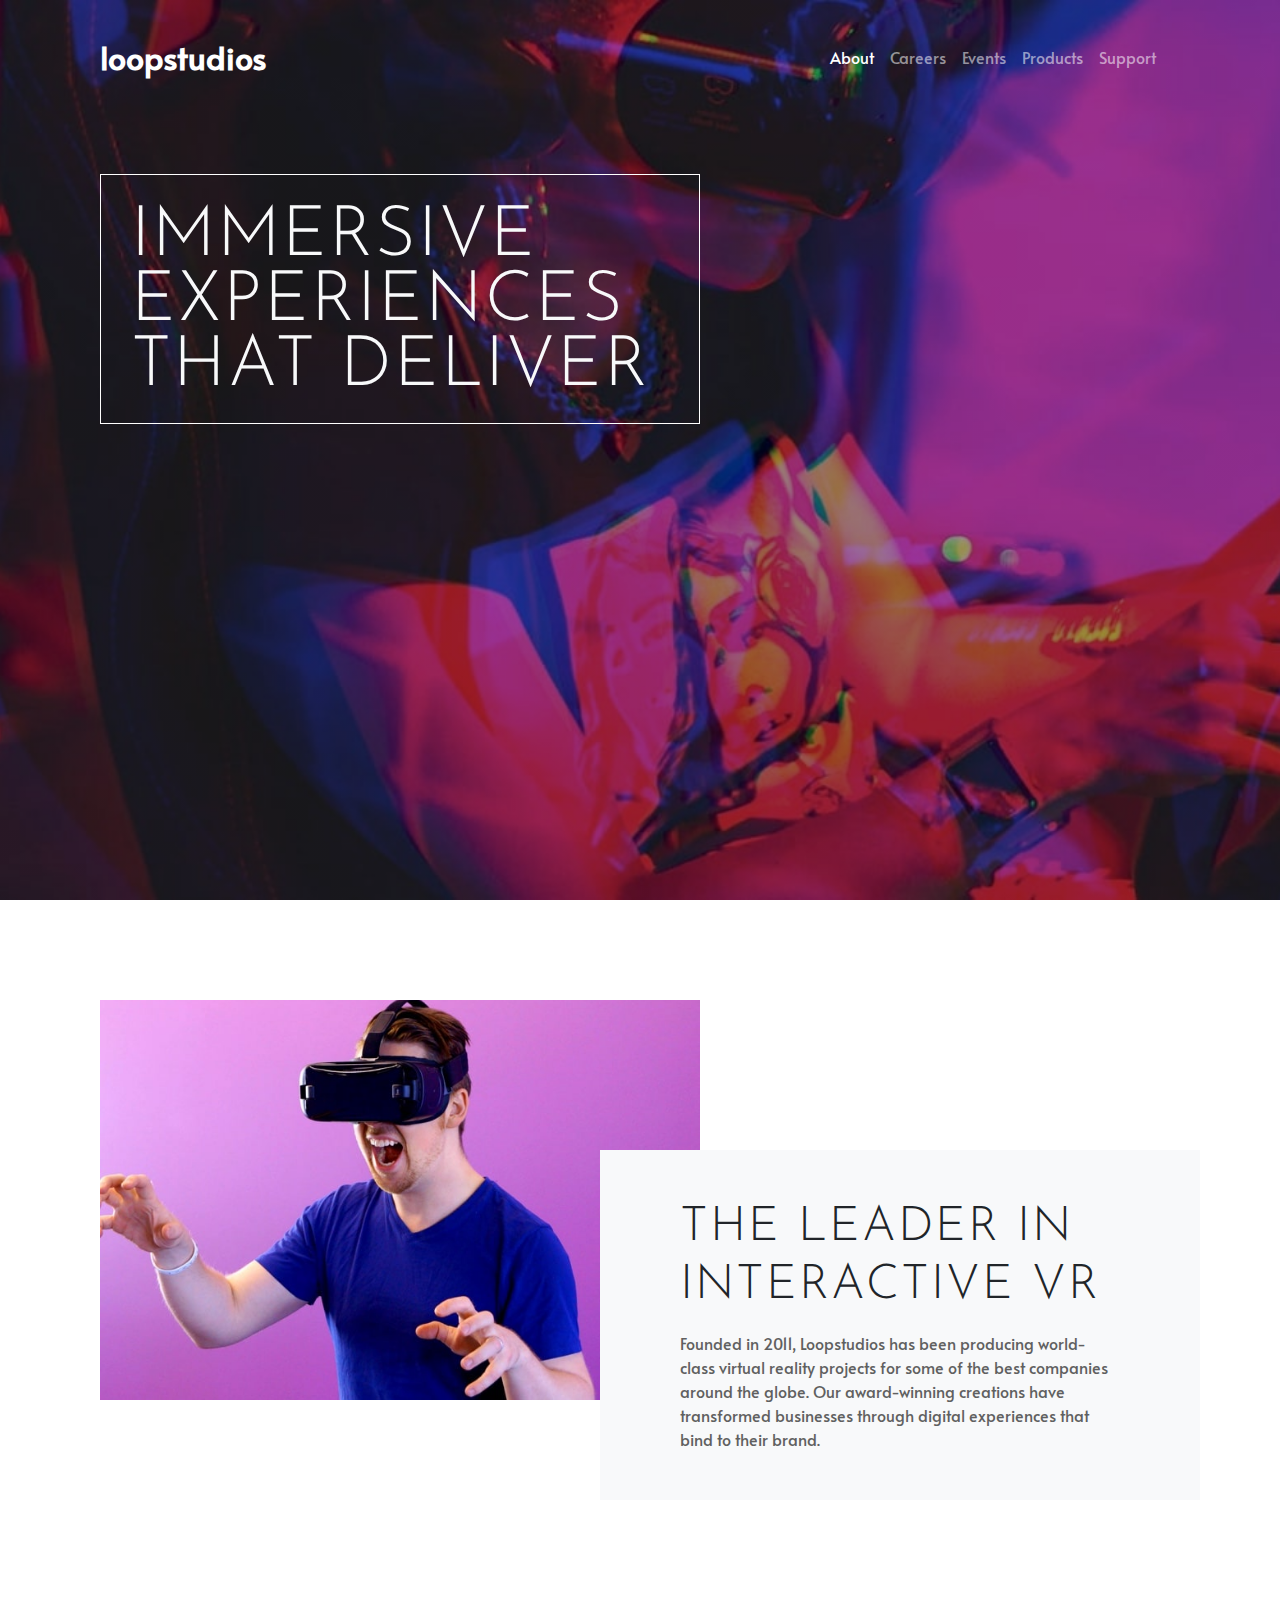
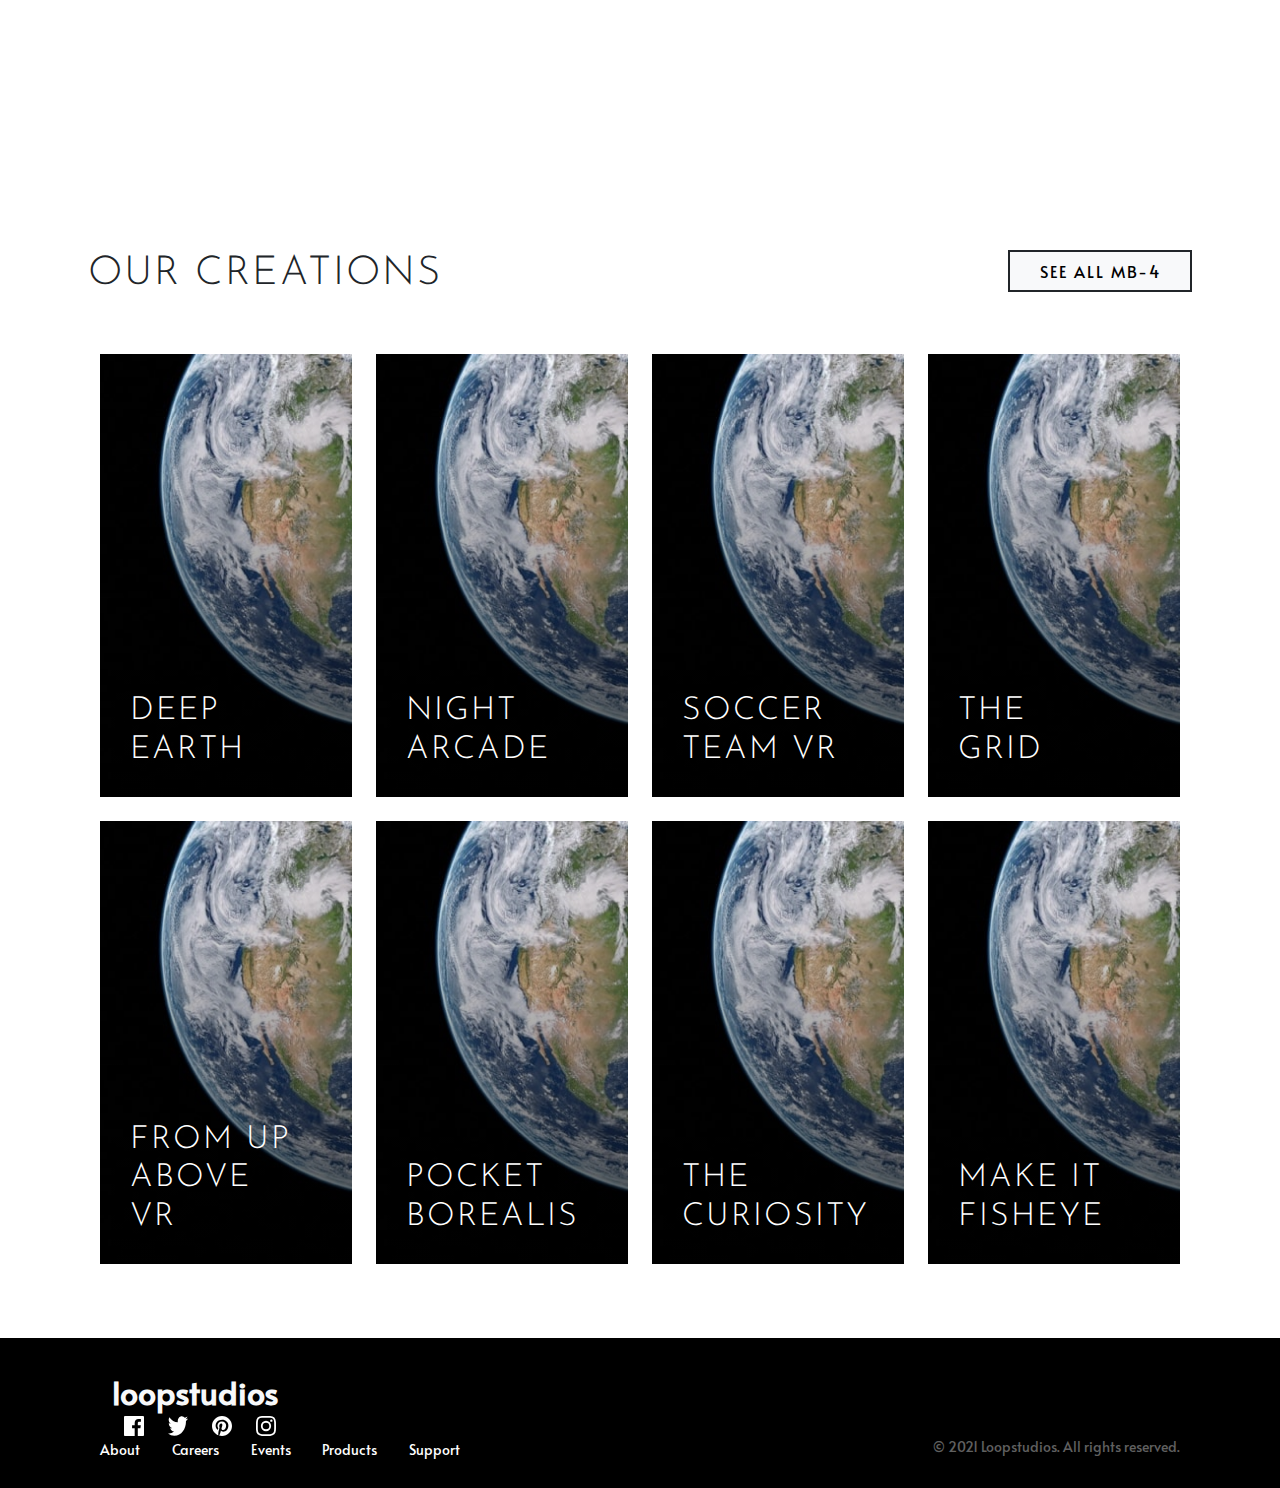
<file: loopstudios-landing-page-main/index.html>
<!DOCTYPE html>
<html lang="en">
<head>
  <meta charset="UTF-8">
  <meta name="viewport" content="width=device-width, initial-scale=1.0"> <!-- displays site properly based on user's device -->
  
  <link rel="stylesheet" href="css/bootstrap.min.css">
  <link rel="stylesheet" href="css/styles.css">
  <link rel="stylesheet" href="css/responsive.css">
  <link rel="icon" type="image/png" sizes="32x32" href="./images/favicon-32x32.png">
  
  <title>Frontend Mentor | Loopstudios landing page</title>

  <!-- Feel free to remove these styles or customise in your own stylesheet 👍 -->
  <!-- <style>
    .attribution { font-size: 11px; text-align: center; }
    .attribution a { color: hsl(228, 45%, 44%); }
  </style> -->
</head>
<body>
  <header class="container-fluid header-edit">
    <nav class="navbar navbar-expand-md navbar-dark">
      <div class="container-fluid p-0">
        <a class="navbar-brand fw-bold fs-2" href="#">loopstudios</a>
        <button class="navbar-toggler" type="button" data-bs-toggle="offcanvas" data-bs-target="#offcanvasDarkNavbar" aria-controls="offcanvasDarkNavbar">
          <span class="navbar-toggler-icon"></span>
        </button>
        <div class="offcanvas offcanvas-edit offcanvas-start w-100 text-bg-dark" tabindex="-1" id="offcanvasDarkNavbar" aria-labelledby="offcanvasDarkNavbarLabel">
          <div class="offcanvas-header">
            <h5 class="offcanvas-title fw-bold fs-2" id="offcanvasDarkNavbarLabel">loopstudios</h5>
            <button type="button" class="btn-close btn-close-white" data-bs-dismiss="offcanvas" aria-label="Close"></button>
          </div>
          <div class="offcanvas-body">
            <ul class="navbar-nav justify-content-end flex-grow-1 pe-3">
                <li class="nav-item">
                  <a class="nav-link active" aria-current="page" href="#">About</a>
                </li>
                <li class="nav-item">
                  <a class="nav-link" href="#">Careers</a>
                </li>
                <li class="nav-item">
                    <a class="nav-link" href="#">Events</a>
                  </li>
                  <li class="nav-item">
                    <a class="nav-link" href="#">Products</a>
                  </li>
                  <li class="nav-item">
                    <a class="nav-link" href="#">Support</a>
                  </li>
            </ul>
            
          </div>
        </div>
      </div>
    </nav>

   <div class="container-fluid container-text-box">
    <div class="row">
      <div class="col-lg-6 col-md-12 text-box">
        <p class="text-light">
          Immersive experiences that <span class="jump">deliver</span> 
        </p>
      </div>
    </div>
   </div>
  </header>

  <div class="presentation">
      <div class="box-img-presentation">
        <img src="images/desktop/image-interactive.jpg" alt="" class="img-presentation">
      </div>
      <div class="box-text-presentation bg-light">
        <h2 class="display-5 text-uppercase mb-3">
          The leader in interactive VR
        </h2>
        <p>
        Founded in 2011, Loopstudios has been producing world-class virtual reality 
        projects for some of the best companies around the globe. Our award-winning 
        creations have transformed businesses through digital experiences that bind 
        to their brand.
        </p>
      </div>
  </div>

  <div class="container-fluid container-fluid-edit">
    <div class="row mb-5 d-flex justify-content-between">
      <div class="col-lg-9 col-md-12 p-0">
        <h3 class="text-uppercase display-6 title-section">Our creations</h3>
      </div>
      <div class="col-lg-2 col-md-12 p-0 box-button-see">
        <button class="border border-2 border-dark bg-light w-100 h-75 text-uppercase fw-lighter button-see">See all mb-4</button>
      </div>
    </div>
    <div class="row">
      <div class="col-lg-3 col-md-6 col-sm-12 container-all mb-4">
        <div class="container-img">
            <img src="images//desktop/image-deep-earth.jpg" alt="" class="img-fluid w-100 h-100 h-100">
        </div>
        <p class="text-image text-uppercase h2">Deep earth</p>
      </div>
      <div class="col-lg-3 col-md-6 col-sm-12 container-all mb-4">
        <div class="container-img">
            <img src="images//desktop/image-deep-earth.jpg" alt="" class="img-fluid w-100 h-100">
        </div>            
        <p class="text-image text-uppercase h2"> Night arcade</p>
      </div>
      <div class="col-lg-3 col-md-6 col-sm-12 container-all mb-4">
        <div class="container-img">
            <img src="images//desktop/image-deep-earth.jpg" alt="" class="img-fluid w-100 h-100">
        </div>
        <p class="text-image text-uppercase h2">Soccer team VR</p>
      </div>
      <div class="col-lg-3 col-md-6 col-sm-12 container-all mb-4">
        <div class="container-img">
            <img src="images//desktop/image-deep-earth.jpg" alt="" class="img-fluid w-100 h-100">
        </div>
        <p class="text-image text-uppercase h2">The grid</p>
      </div>
      <div class="col-lg-3 col-md-6 col-sm-12 container-all mb-4">
        <div class="container-img">
            <img src="images//desktop/image-deep-earth.jpg" alt="" class="img-fluid w-100 h-100">
        </div>
        <p class="text-image text-uppercase h2">From up above VR</p>
      </div>
      <div class="col-lg-3 col-md-6 col-sm-12 container-all mb-4">
        <div class="container-img">
            <img src="images//desktop/image-deep-earth.jpg" alt="" class="img-fluid w-100 h-100">
        </div>
        <p class="text-image text-uppercase h2"> Pocket borealis</p>
      </div>
      <div class="col-lg-3 col-md-6 col-sm-12 container-all mb-4">
        <div class="container-img">
            <img src="images//desktop/image-deep-earth.jpg" alt="" class="img-fluid w-100 h-100">
        </div>
        <p class="text-image text-uppercase h2">The curiosity</p>
      </div>
      <div class="col-lg-3 col-md-6 col-sm-12 container-all mb-4">
        <div class="container-img">
            <img src="images//desktop/image-deep-earth.jpg" alt="" class="img-fluid w-100 h-100">
        </div>
        <p class="text-image text-uppercase h2"> Make it fisheye</p>
      </div>
    </div> 
  </div>


  <footer id="footer">
    <div class="container">
      <div class="ro">
        <div class="col-lg-10 p-0">
          <a href="#" class="navbar-brand text-light fw-bold fs-2">loopstudios</a>
        </div>
        <div class="col-lg-2 p-0 d-flex justify-content-around align-items-center">
          <img src="./images/icon-facebook.svg" alt="" width="20" height="20" >
          <img src="./images/icon-twitter.svg" alt="" width="20" height="20" >
          <img src="./images/icon-pinterest.svg" alt="" width="20" height="20" >
          <img src="./images/icon-instagram.svg" alt="" width="20" height="20" >
        </div>
      </div>
      <div class="row d-flex justify-content-between">
        <div class="col-lg-4 p-0">
          <ul class="d-flex justify-content-between p-0 m-0"> 
            <li class="nav-item-secondary">
              <a class="" href="#">
                About
              </a>
            </li>
            <li class="nav-item-secondary">
              <a class="" href="#">
                Careers
              </a>
            </li>
            <li class="nav-item-secondary">
              <a class="" href="#">
                Events
              </a>
            </li>
            <li class="nav-item-secondary">
              <a class="" href="#">
                Products
              </a>
            </li>
            <li class="nav-item-secondary">
              <a class="" href="#">
                Support
              </a>
            </li>
        </ul>
        </div>
        <div class="col-lg-4 p-0">
          <p class="text-end copyright"> © 2021 Loopstudios. All rights reserved.</p>
        </div>
      </div>
    </div>
    
  </footer>

  <script src="js/bootstrap.min.js"></script>
</body>
</html>
</file>
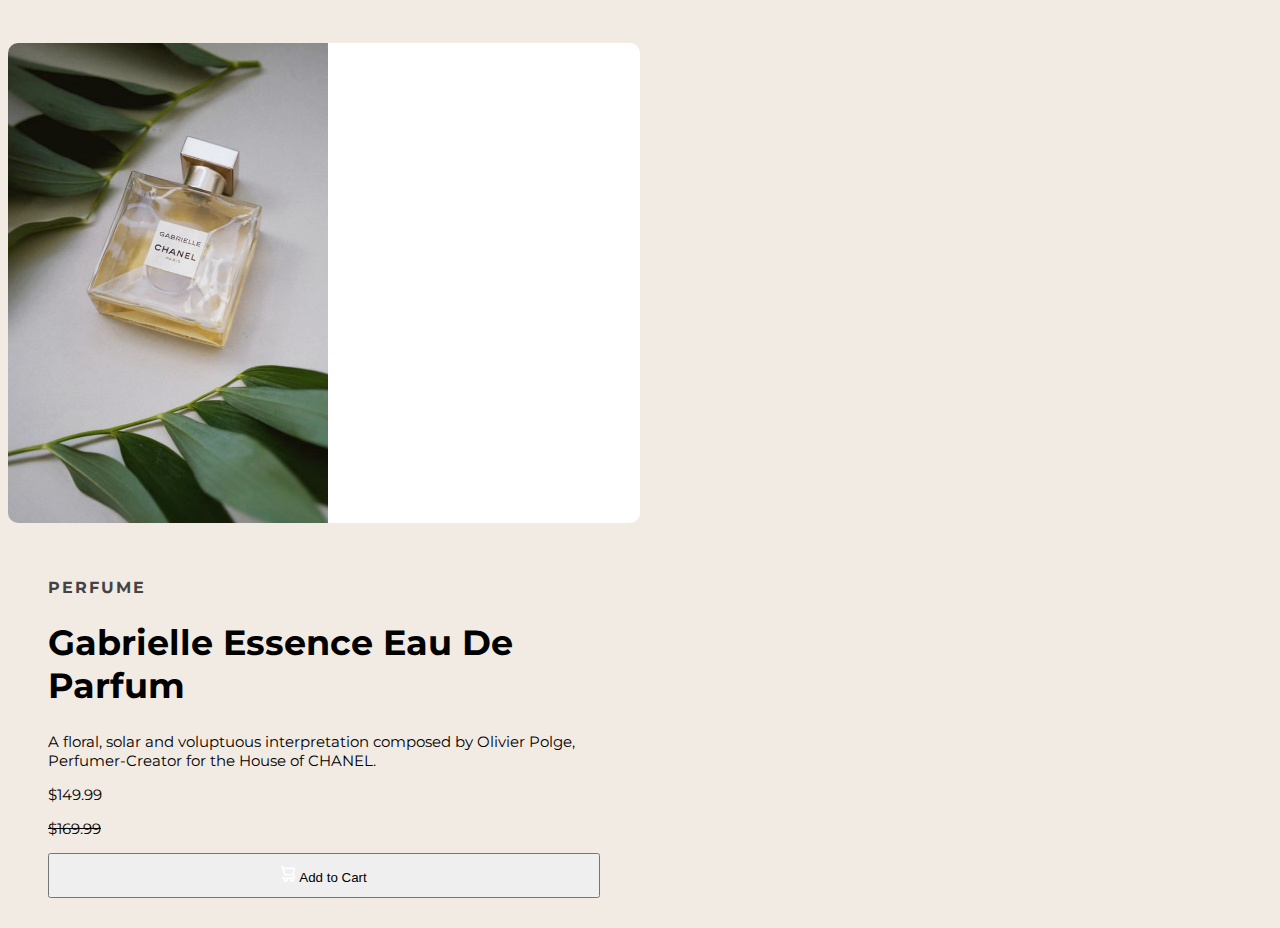
<file: product-preview-card-component-main/index.html>
<!DOCTYPE html>
<html lang="en">
<head>
  <meta charset="UTF-8">
  <meta name="viewport" content="width=device-width, initial-scale=1.0"> <!-- displays site properly based on user's device -->

  <link href="https://cdn.jsdelivr.net/npm/bootstrap@5.2.0/dist/css/bootstrap.min.css" rel="stylesheet" integrity="sha384-gH2yIJqKdNHPEq0n4Mqa/HGKIhSkIHeL5AyhkYV8i59U5AR6csBvApHHNl/vI1Bx" crossorigin="anonymous">
  <link rel="icon" type="image/png" sizes="32x32" href="./images/favicon-32x32.png">
  <link rel="stylesheet" href="styles.css">
  
  <title>Frontend Mentor | Product preview card component</title>

  <!-- Feel free to remove these styles or customise in your own stylesheet 👍 -->
  <!-- <style>
    .attribution { font-size: 11px; text-align: center; }
    .attribution a { color: hsl(228, 45%, 44%); }
  </style> -->
</head>
<body>

  <div class="container container-edit p-0">
    <div class="row">
      <div class="col-lg-6 col-sm-12">
        <img src="images/image-product-desktop.jpg" alt="" class="img-fluid image-edit">
      </div>
      <div class="col-lg-6 col-sm-12" id="info-card">
        <h4>Perfume</h4>
        <h1>Gabrielle Essence Eau De Parfum</h1>
        <p>
          A floral, solar and voluptuous interpretation composed by Olivier Polge, 
          Perfumer-Creator for the House of CHANEL.
        </p>
        <div class="d-flex justify-content-between align-items-center price">
          <p class="fs-2 fw-bold text-success">
             $149.99
          </p>
          <p>
            $169.99
          </p>
        </div>
        <button class="btn btn-success btn-edit">
          <img src="images/icon-cart.svg" alt="">
          Add to Cart
        </button>
      </div>
    </div>
  </div>

  <script src="https://cdn.jsdelivr.net/npm/bootstrap@5.2.0/dist/js/bootstrap.bundle.min.js" integrity="sha384-A3rJD856KowSb7dwlZdYEkO39Gagi7vIsF0jrRAoQmDKKtQBHUuLZ9AsSv4jD4Xa" crossorigin="anonymous"></script>
</body>
</html>
</file>
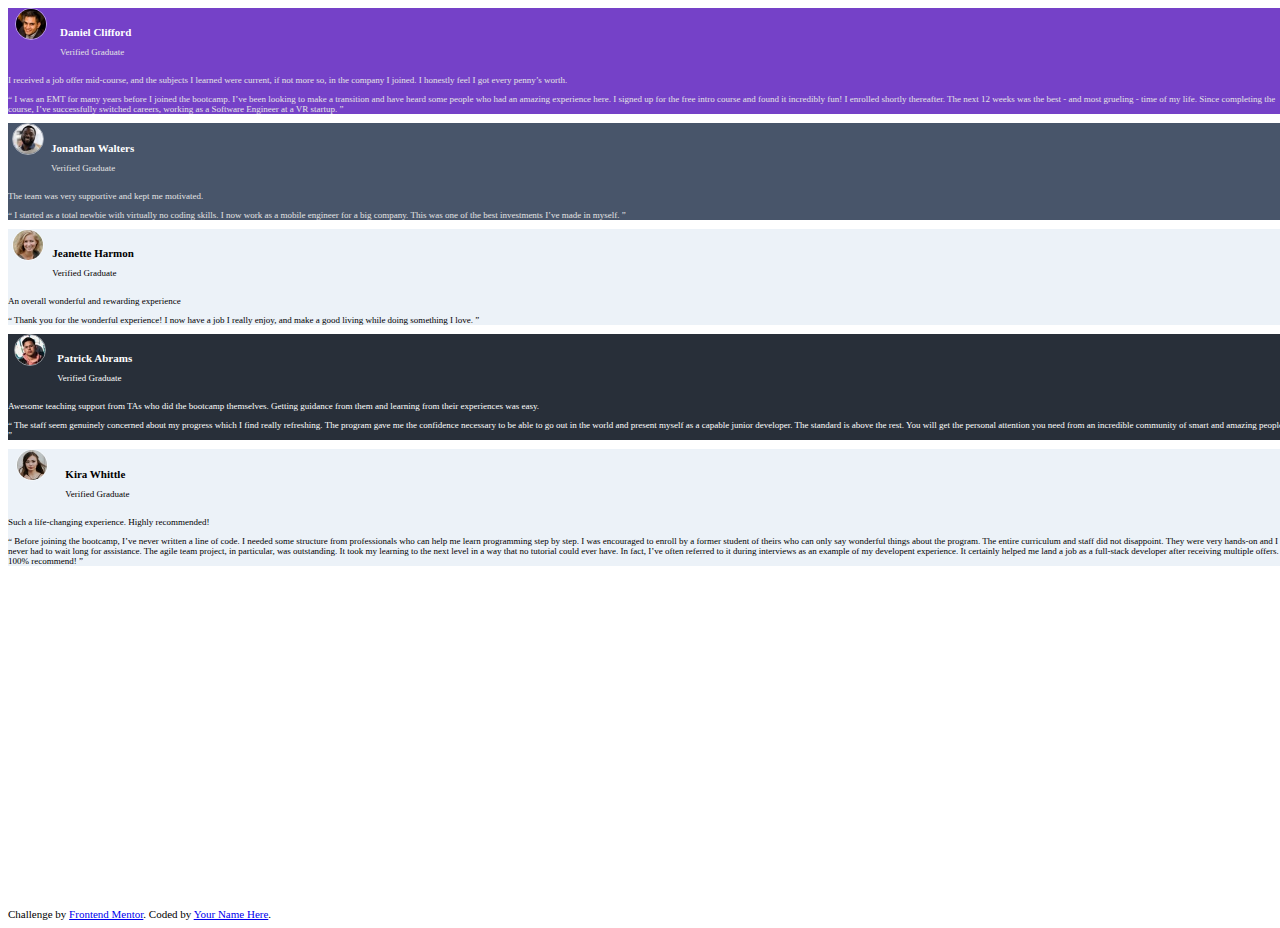
<file: testimonials-grid-section-main/index.html>
<!DOCTYPE html>
<html lang="en">
<head>
  <meta charset="UTF-8">
  <meta name="viewport" content="width=device-width, initial-scale=1.0"> <!-- displays site properly based on user's device -->

  <link href="https://cdn.jsdelivr.net/npm/bootstrap@5.2.0/dist/css/bootstrap.min.css" rel="stylesheet" integrity="sha384-gH2yIJqKdNHPEq0n4Mqa/HGKIhSkIHeL5AyhkYV8i59U5AR6csBvApHHNl/vI1Bx" crossorigin="anonymous">
  <link rel="icon" type="image/png" sizes="32x32" href="./images/favicon-32x32.png">
  <link rel="stylesheet" href="styles.css">

  <title>Frontend Mentor | [Challenge Name Here]</title>

</head>
<body>
   <!--Contenedor-->
  <div class="container-fluid bg-light p-5 d-flex justify-content-center align-items-center" id="container-box">
    <div class="row d-flex justify-content-center align-content-center" id="row-main">
      <!--Columna 1-->
      <div class="col-lg-7 col-sm-11" id="col-main">  
        <!--Fila 1-->
        <div class="row">
          <!--SubCol 1-->
          <div class="col-lg-8 p-4 rounded-3" id="card1">
            <div class="" id="social">
              <img src="images/image-daniel.jpg" alt="" id="img">
              <div class="" id="perfil">
                <h5> Daniel Clifford</h5>
                <p>Verified Graduate</p>
              </div>
            </div>
            <p class="fs-6 fw-bold">
              I received a job offer mid-course, and the subjects I learned were current, if not more so, 
              in the company I joined. I honestly feel I got every penny’s worth.
            </p>
            <p> 
               “ I was an EMT for many years before I joined the bootcamp. I’ve been looking to make a 
              transition and have heard some people who had an amazing experience here. I signed up 
              for the free intro course and found it incredibly fun! I enrolled shortly thereafter. 
              The next 12 weeks was the best - and most grueling - time of my life. Since completing 
              the course, I’ve successfully switched careers, working as a Software Engineer at a VR startup. ”
            </p>
          </div>
          <!--SubCol 2-->
          <div class="col-lg-4 p-4 rounded-3" id="card2">
            <div class="" id="social">
              <img src="images/image-jonathan.jpg" alt="" id="img">
              <div class="" id="perfil">
                <h5> Jonathan Walters</h5>
                <p>Verified Graduate</p>
              </div>
            </div>
            <p class="fs-6 fw-bold">
              The team was very supportive and kept me motivated.
            </p>
            <p>
               “ I started as a total newbie with virtually no coding skills. I now work as a mobile engineer 
              for a big company. This was one of the best investments I’ve made in myself. ”
            </p>
          </div>
        </div>

        <!--Fila 2-->
        <div class="row">
          <!--SubCol 1-->
          <div class="col-lg-4 p-4 rounded-3" id="card4">
            <div class="" id="social">
              <img src="images/image-jeanette.jpg" alt="" id="img">
              <div class="" id="perfil">
                <h5> Jeanette Harmon</h5>
                <p>Verified Graduate</p>
              </div>
            </div>
            <p class="fs-6 fw-bold">
              An overall wonderful and rewarding experience
            </p>
            <p>
              “ Thank you for the wonderful experience! I now have a job I really enjoy, and make a good living 
              while doing something I love. ”
            </p>
          </div>
          <!--SubCol 2-->
          <div class="col-lg-8 p-4 rounded-3" id="card5">
            <div class="" id="social">
              <img src="images/image-patrick.jpg" alt="" id="img">
              <div class="" id="perfil">
                <h5> Patrick Abrams</h5>
                <p>Verified Graduate</p>
              </div>
            </div>
            <p class="fs-6 fw-bold"> 
              Awesome teaching support from TAs who did the bootcamp themselves. Getting guidance from them and 
              learning from their experiences was easy.
            </p>
            <p> 
               “ The staff seem genuinely concerned about my progress which I find really refreshing. The program 
              gave me the confidence necessary to be able to go out in the world and present myself as a capable 
              junior developer. The standard is above the rest. You will get the personal attention you need from 
              an incredible community of smart and amazing people. ”
            </p>
          </div>
        </div>
      </div>
    
      <!--Columna 2-->
      <div class="col-lg-2 col-sm-11 p-4 rounded-3" id="card3">
        <div class="" id="social">
          <img src="images/image-kira.jpg" alt="" id="img">
          <div class="" id="perfil">
            <h5> Kira Whittle</h5>
            <p>Verified Graduate</p>
          </div>
        </div>
        <p class="fs-6 fw-bold"> 
          Such a life-changing experience. Highly recommended!
        </p>
        <p> 
           “ Before joining the bootcamp, I’ve never written a line of code. I needed some structure from 
              professionals who can help me learn programming step by step. I was encouraged to enroll by a former 
              student of theirs who can only say wonderful things about the program. The entire curriculum and staff 
              did not disappoint. They were very hands-on and I never had to wait long for assistance. The agile team 
              project, in particular, was outstanding. It took my learning to the next level in a way that no tutorial 
              could ever have. In fact, I’ve often referred to it during interviews as an example of my developent 
              experience. It certainly helped me land a job as a full-stack developer after receiving multiple offers. 
              100% recommend! ”
        </p>
      </div>
    </div>
  </div>







 
  

 



  
 


 

  
  

  

  

  
  


  

  
  

  

  
  
  <div class="attribution">
    Challenge by <a href="https://www.frontendmentor.io?ref=challenge" target="_blank">Frontend Mentor</a>. 
    Coded by <a href="#">Your Name Here</a>.
  </div>

  <script src="https://cdn.jsdelivr.net/npm/bootstrap@5.2.0/dist/js/bootstrap.bundle.min.js" integrity="sha384-A3rJD856KowSb7dwlZdYEkO39Gagi7vIsF0jrRAoQmDKKtQBHUuLZ9AsSv4jD4Xa" crossorigin="anonymous"></script>

</body>
</html>
</file>
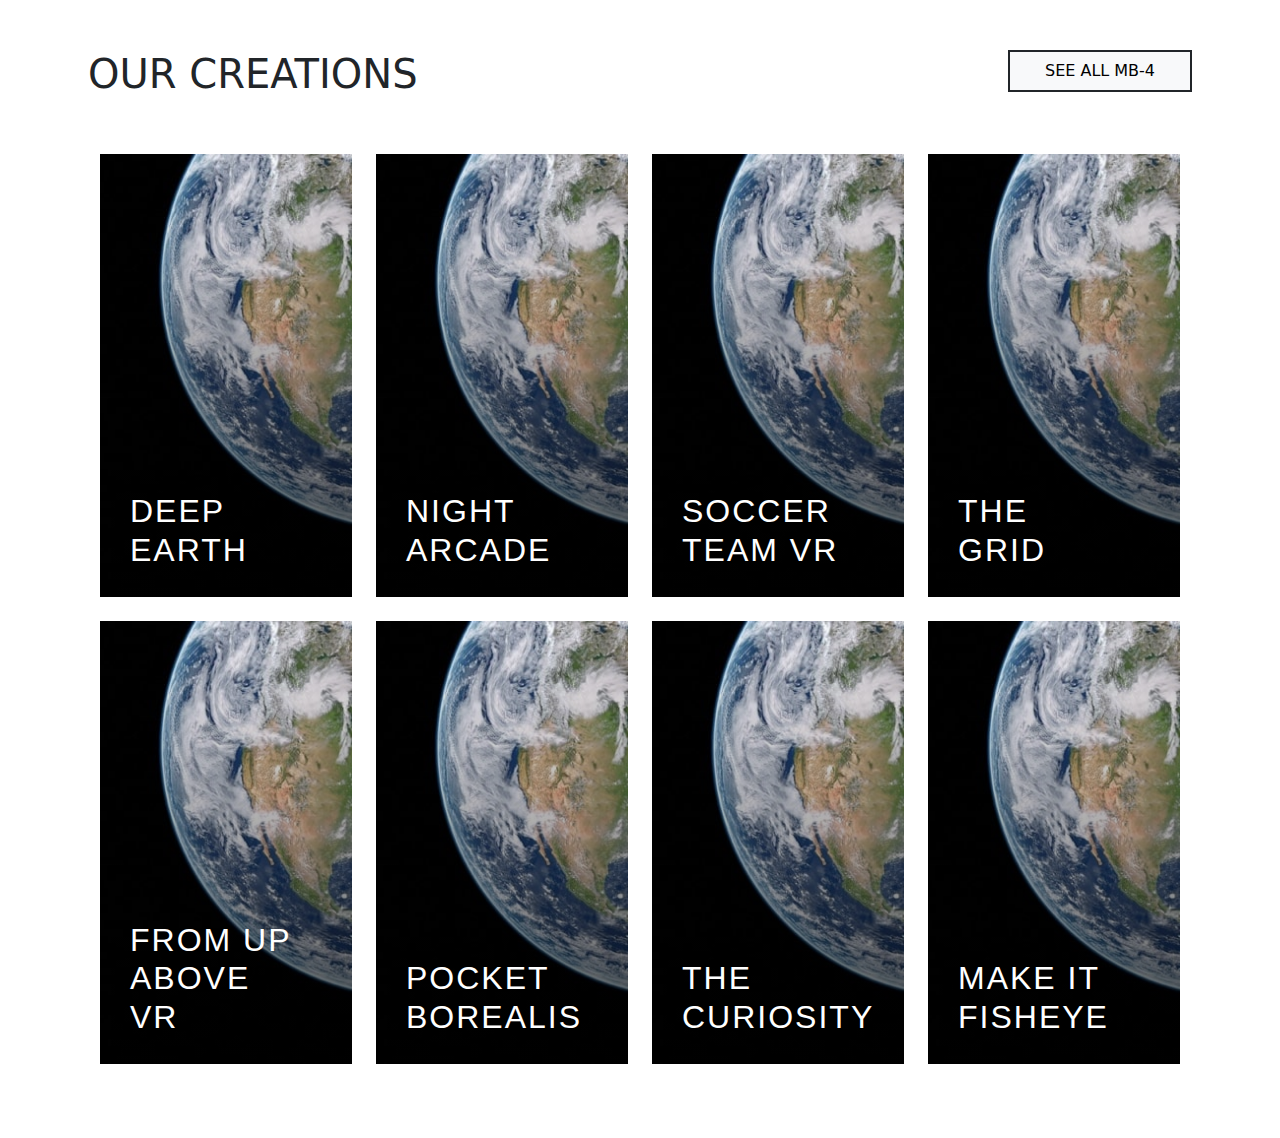
<file: loopstudios-landing-page-main/prueba.html>
<!DOCTYPE html>
<html lang="en">
<head>
    <meta charset="UTF-8">
    <meta http-equiv="X-UA-Compatible" content="IE=edge">
    <meta name="viewport" content="width=device-width, initial-scale=1.0">
    <title>Document</title>
    <link rel="stylesheet" href="css/bootstrap.min.css">
    <link rel="stylesheet" href="css/responsive.css">
    <link rel="stylesheet" href="prueba.css">
    <link rel="icon" type="image/png" sizes="32x32" href="./images/favicon-32x32.png">
</head>
<body>

    <div class="container-fluid container-fluid-edit">
        <div class="row mb-5 d-flex justify-content-between">
          <div class="col-lg-9 col-md-12 p-0">
            <h3 class="text-uppercase display-6 title-section">Our creations</h3>
          </div>
          <div class="col-lg-2 col-md-12 p-0 box-button-see">
            <button class="border border-2 border-dark bg-light w-100 h-75 text-uppercase fw-lighter button-see">See all mb-4</button>
          </div>
        </div>
        <div class="row">
          <div class="col-lg-3 col-md-6 col-sm-12 container-all mb-4">
            <div class="container-img">
                <img src="images//desktop/image-deep-earth.jpg" alt="" class="img-fluid w-100">
            </div>
            <p class="text-image text-uppercase h2">Deep earth</p>
          </div>
          <div class="col-lg-3 col-md-6 col-sm-12 container-all mb-4">
            <div class="container-img">
                <img src="images//desktop/image-deep-earth.jpg" alt="" class="img-fluid w-100">
            </div>            
            <p class="text-image text-uppercase h2"> Night arcade</p>
          </div>
          <div class="col-lg-3 col-md-6 col-sm-12 container-all mb-4">
            <div class="container-img">
                <img src="images//desktop/image-deep-earth.jpg" alt="" class="img-fluid w-100">
            </div>
            <p class="text-image text-uppercase h2">Soccer team VR</p>
          </div>
          <div class="col-lg-3 col-md-6 col-sm-12 container-all mb-4">
            <div class="container-img">
                <img src="images//desktop/image-deep-earth.jpg" alt="" class="img-fluid w-100">
            </div>
            <p class="text-image text-uppercase h2">The grid</p>
          </div>
          <div class="col-lg-3 col-md-6 col-sm-12 container-all mb-4">
            <div class="container-img">
                <img src="images//desktop/image-deep-earth.jpg" alt="" class="img-fluid w-100">
            </div>
            <p class="text-image text-uppercase h2">From up above VR</p>
          </div>
          <div class="col-lg-3 col-md-6 col-sm-12 container-all mb-4">
            <div class="container-img">
                <img src="images//desktop/image-deep-earth.jpg" alt="" class="img-fluid w-100">
            </div>
            <p class="text-image text-uppercase h2"> Pocket borealis</p>
          </div>
          <div class="col-lg-3 col-md-6 col-sm-12 container-all mb-4">
            <div class="container-img">
                <img src="images//desktop/image-deep-earth.jpg" alt="" class="img-fluid w-100">
            </div>
            <p class="text-image text-uppercase h2">The curiosity</p>
          </div>
          <div class="col-lg-3 col-md-6 col-sm-12 container-all mb-4">
            <div class="container-img">
                <img src="images//desktop/image-deep-earth.jpg" alt="" class="img-fluid w-100">
            </div>
            <p class="text-image text-uppercase h2"> Make it fisheye</p>
          </div>
        </div>
        
      </div>
    


    <script src="js/bootstrap.min.js"></script>
</body>
</html>
</file>
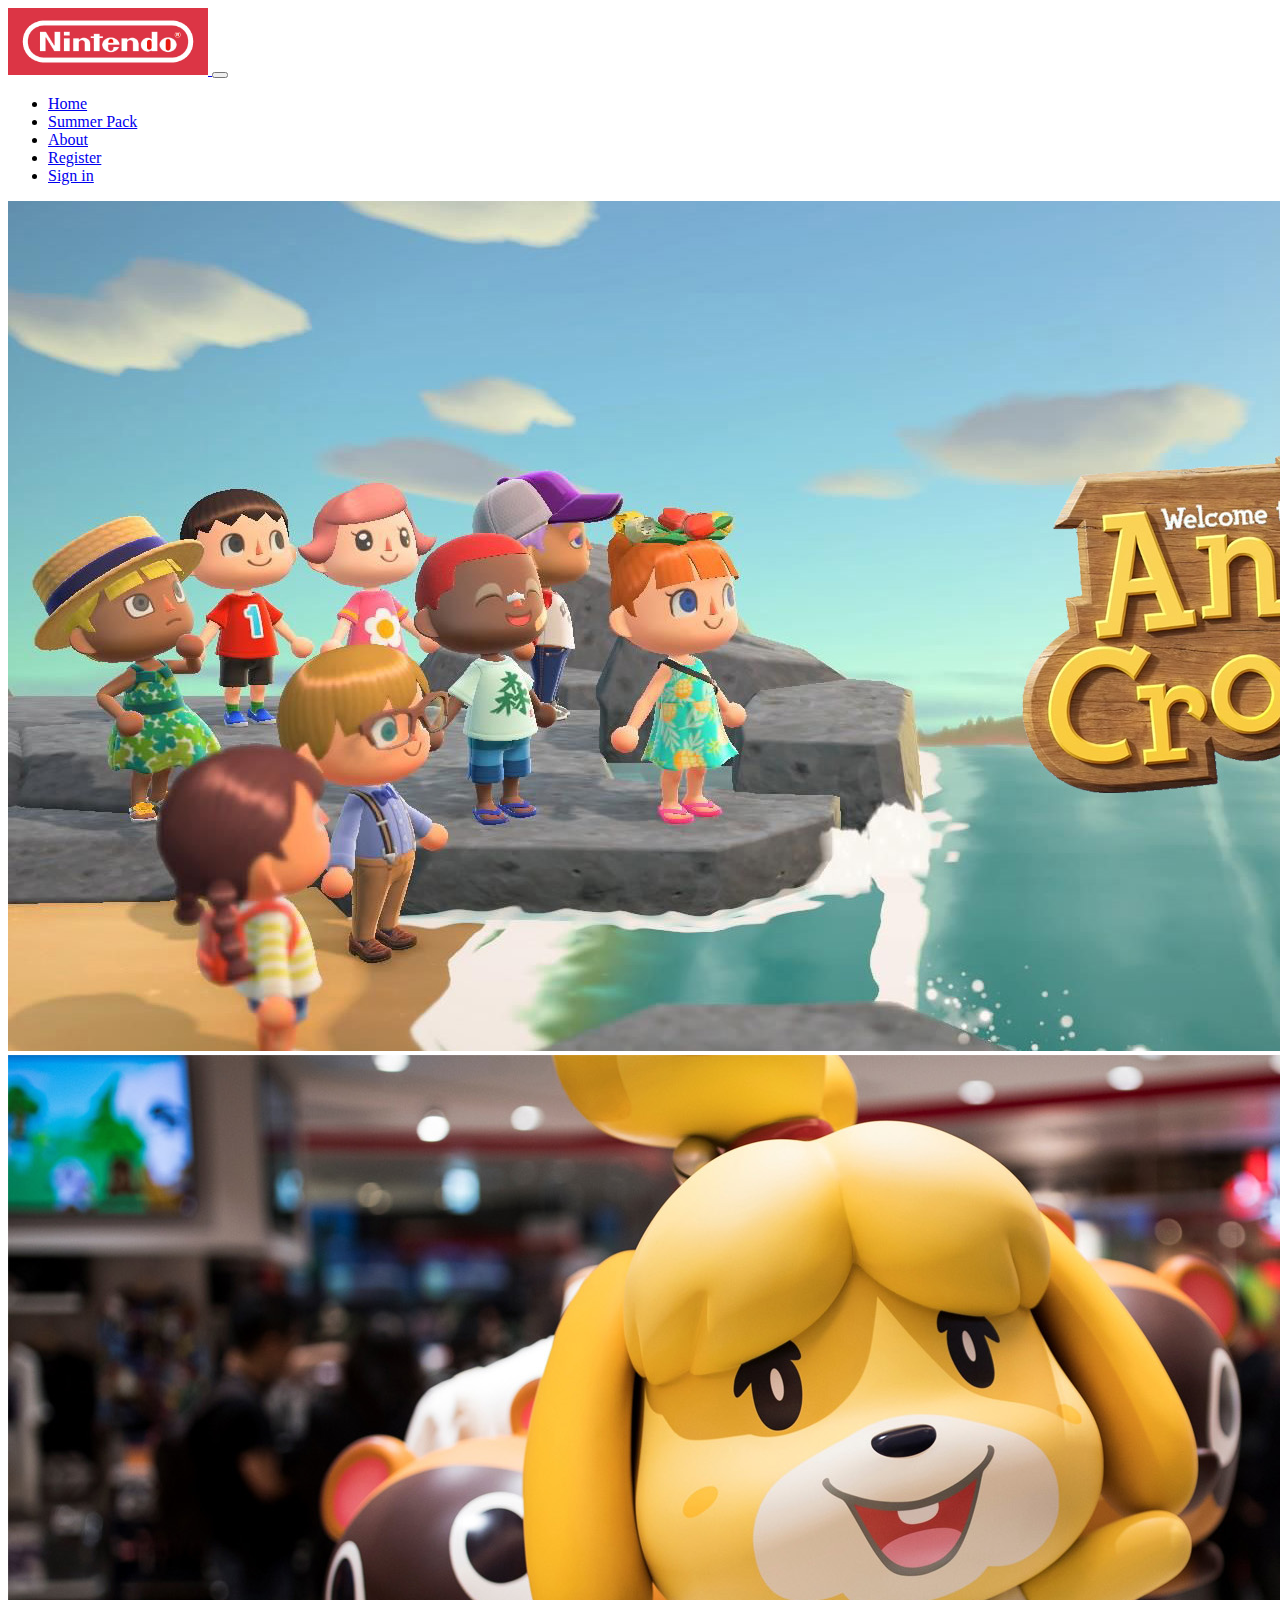
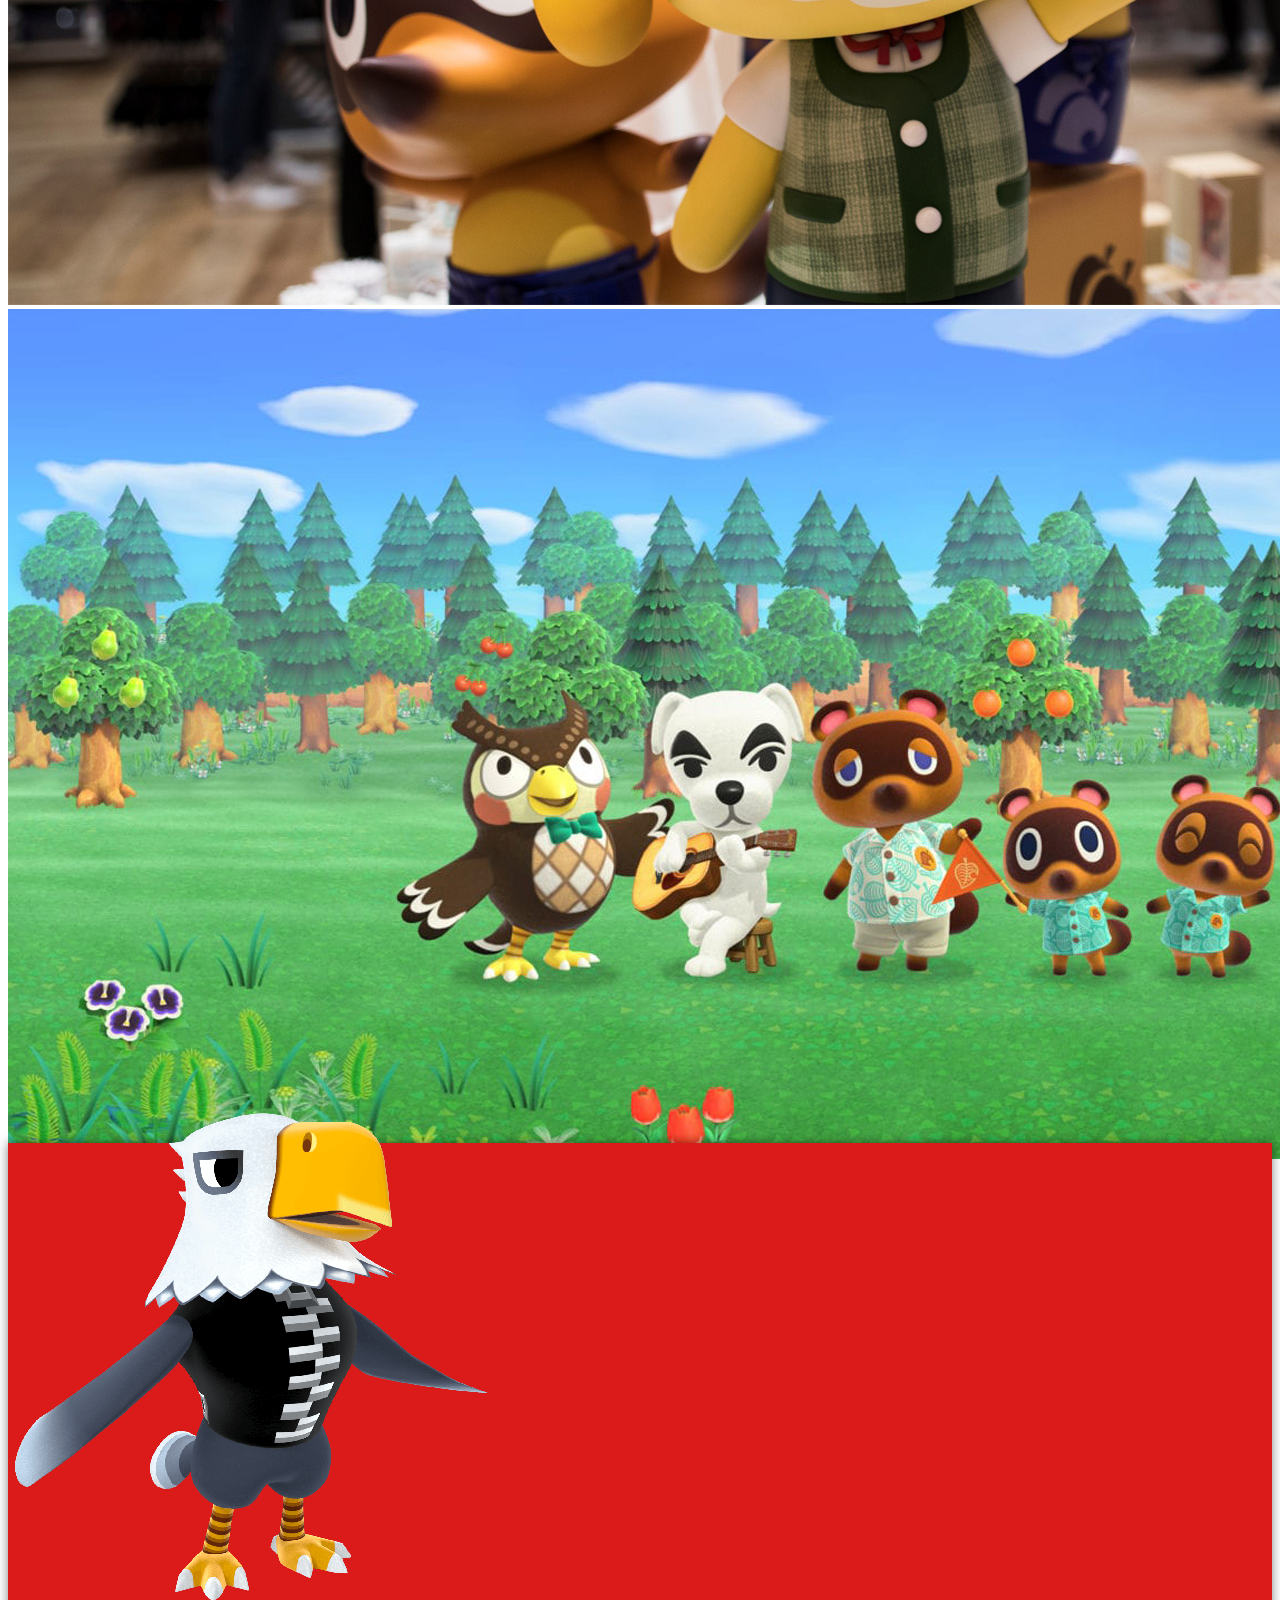
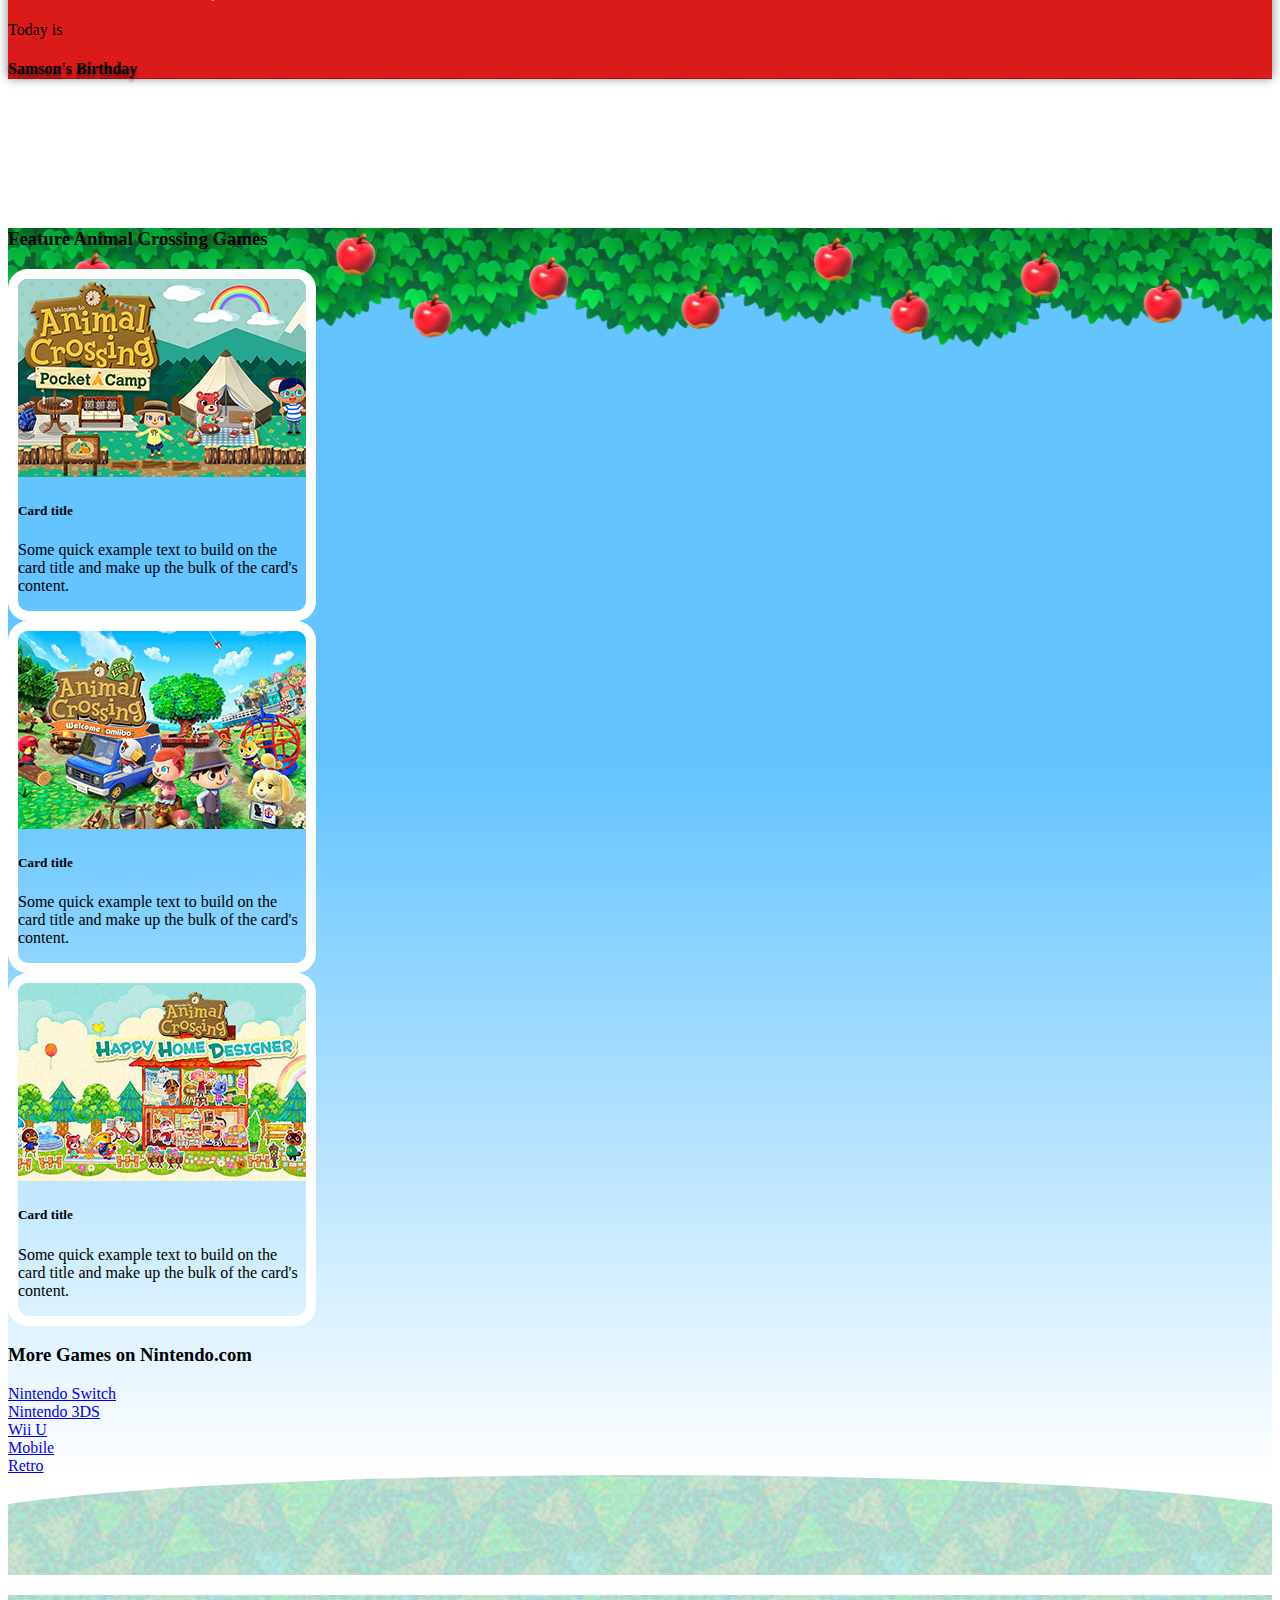
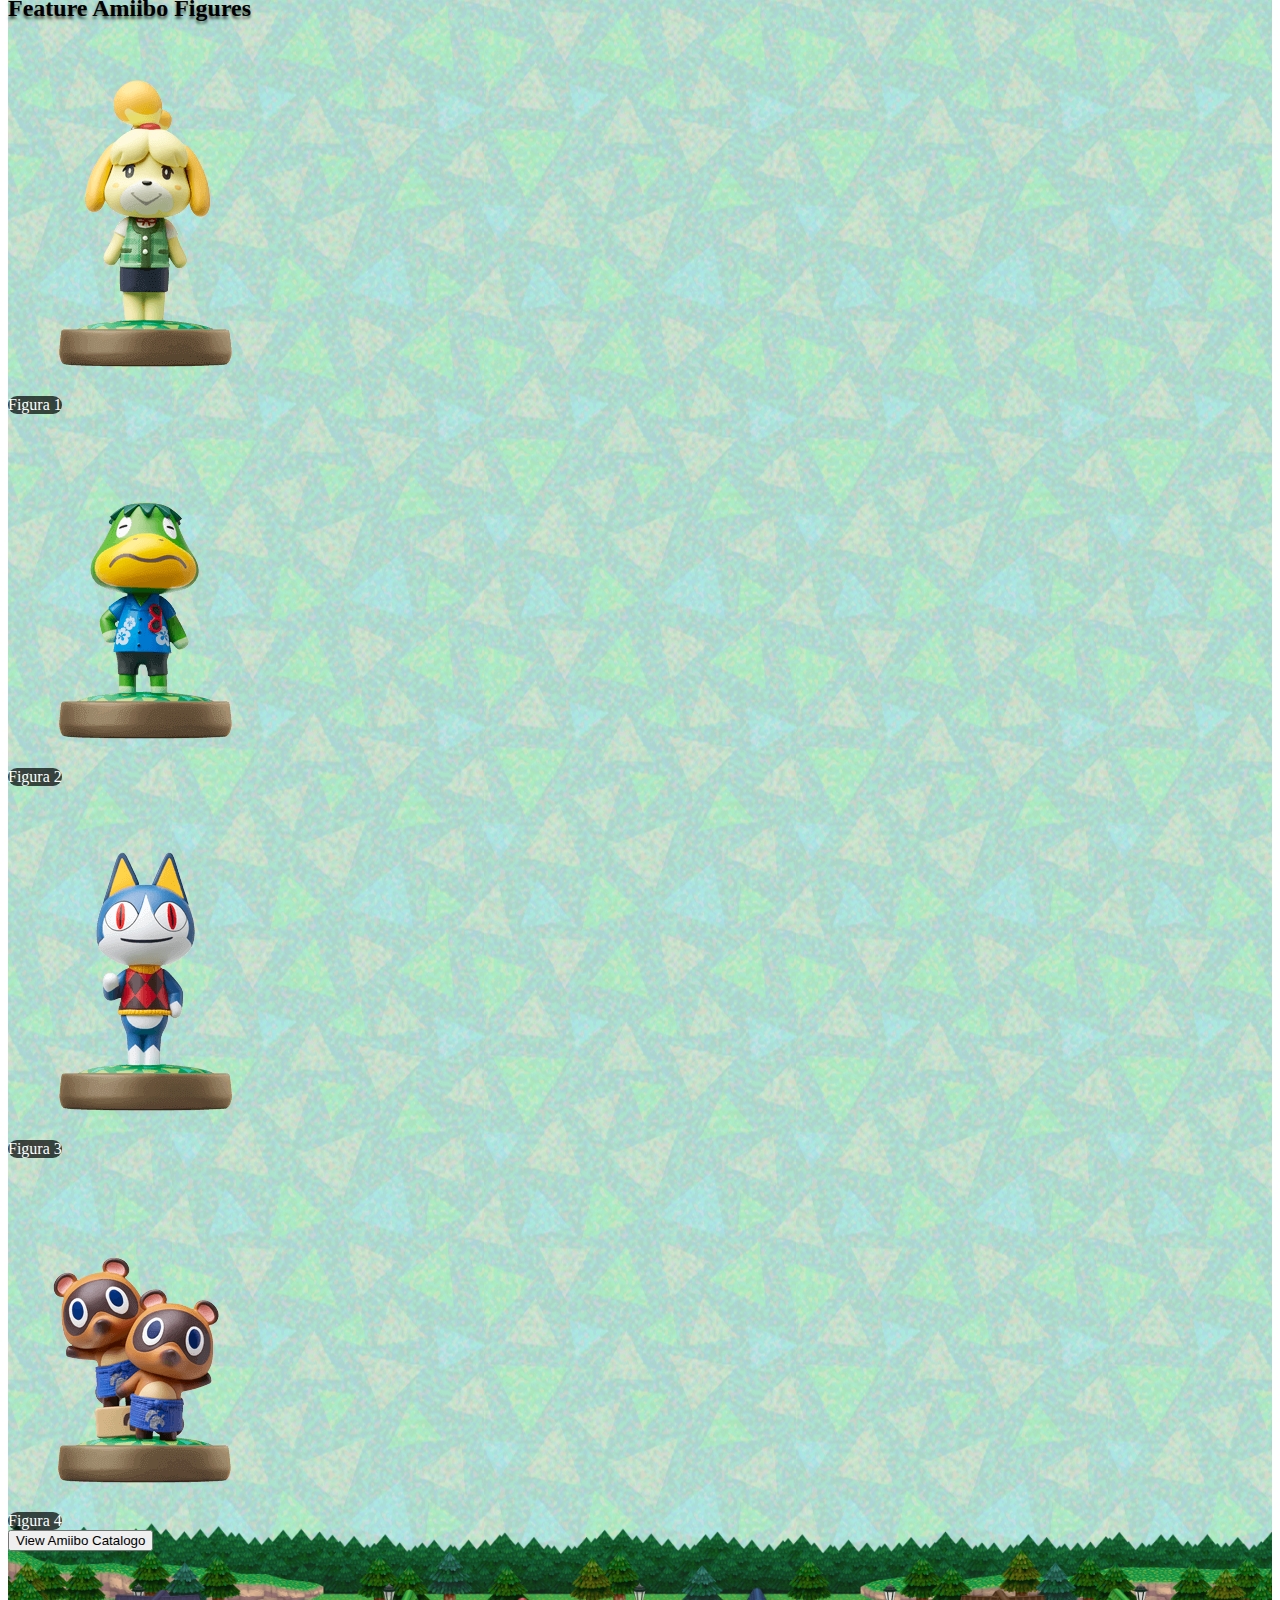
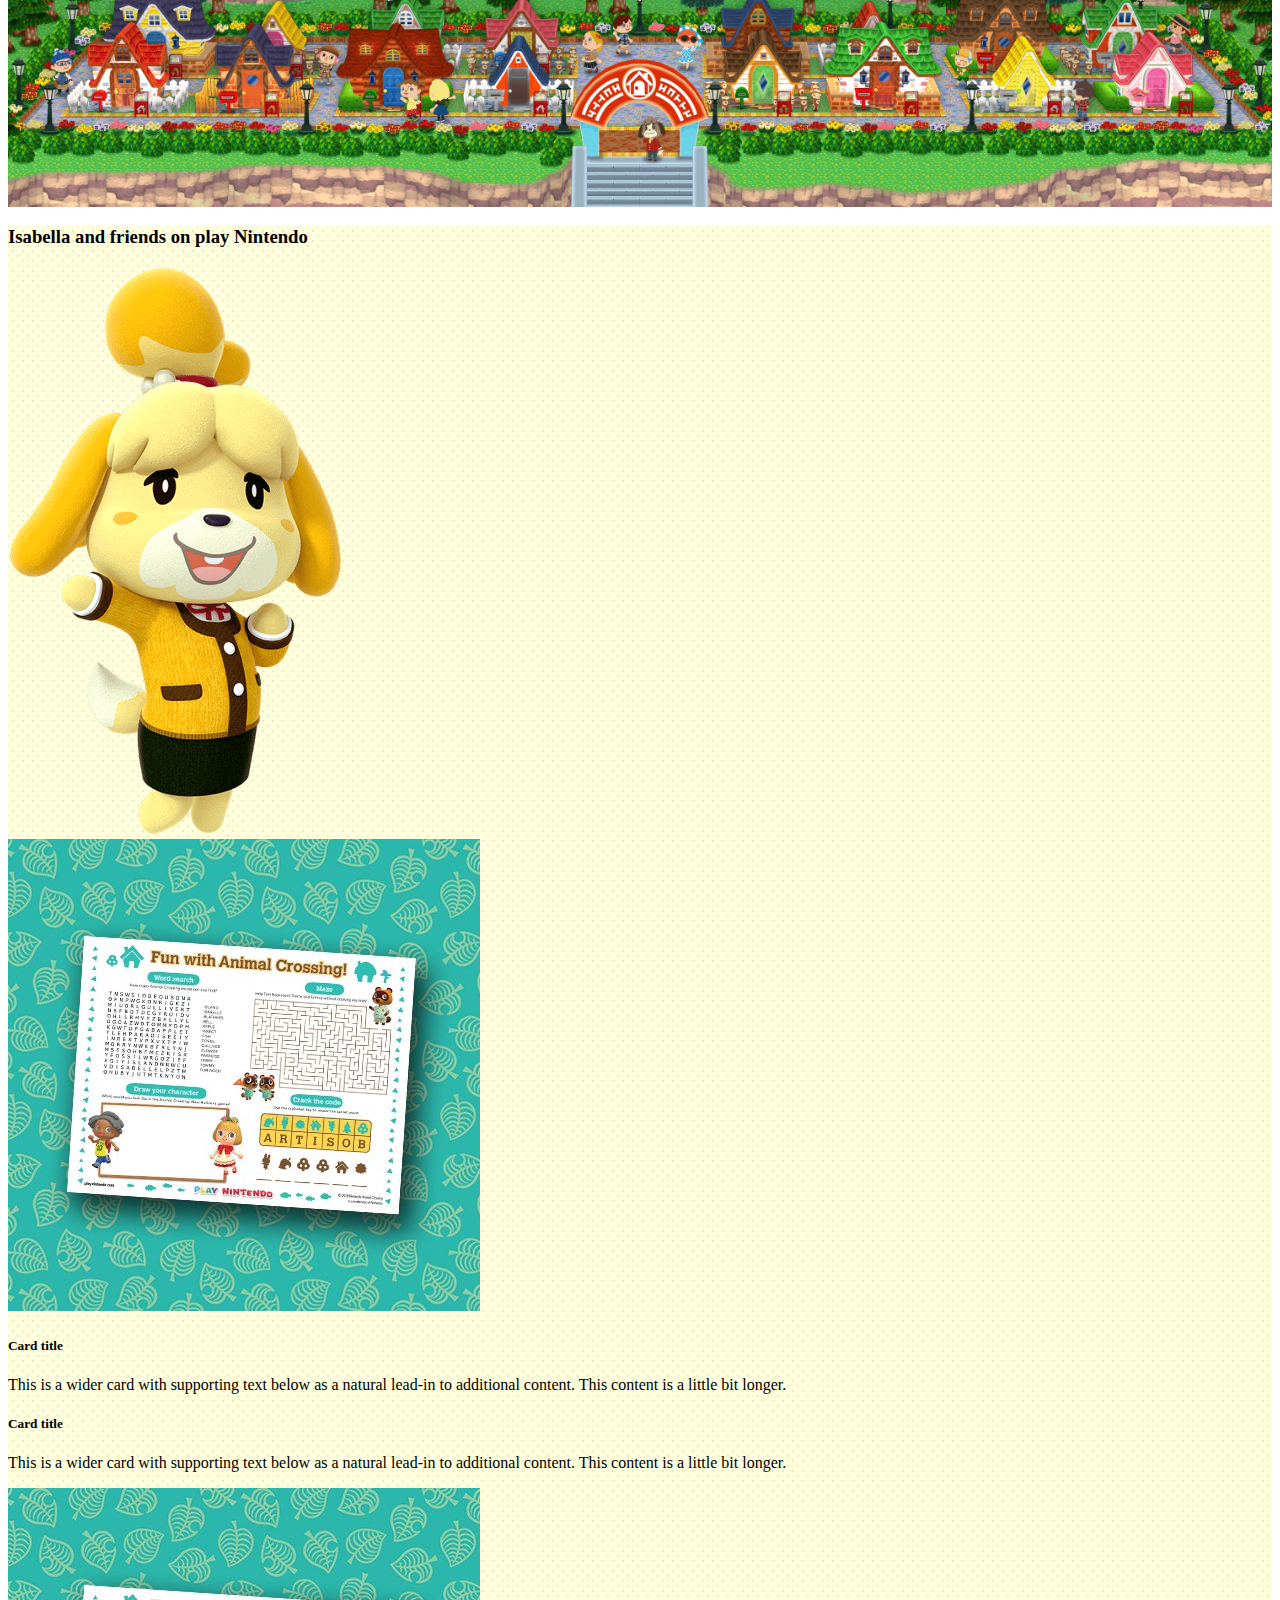
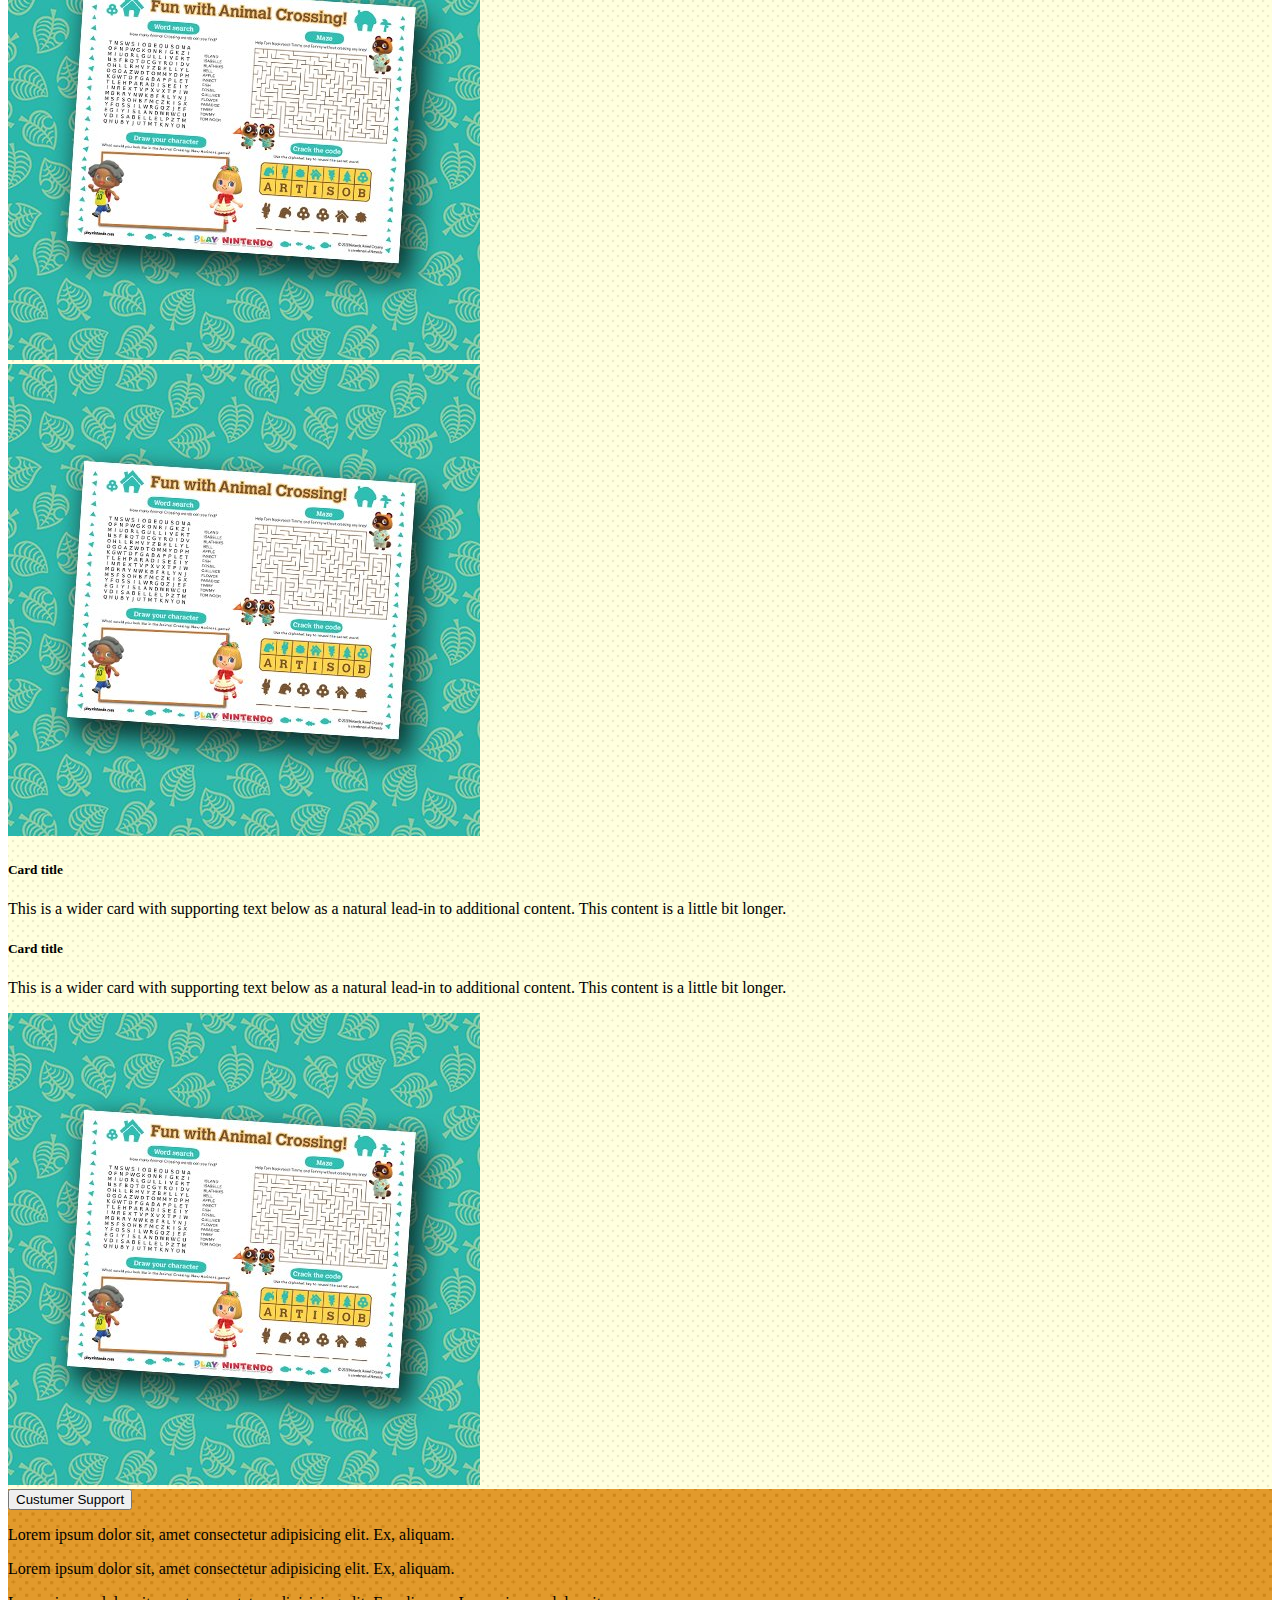
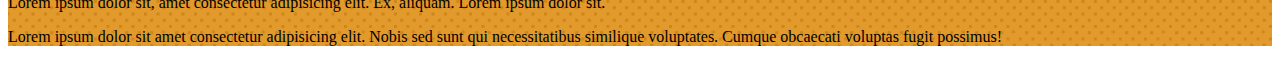
<file: proy 2/practica.html>
<!DOCTYPE html>
<html lang="en">
<head>
    <meta charset="UTF-8">
    <meta http-equiv="X-UA-Compatible" content="IE=edge">
    <meta name="viewport" content="width=device-width, initial-scale=1.0">

    <link href="https://cdn.jsdelivr.net/npm/bootstrap@5.2.0/dist/css/bootstrap.min.css" rel="stylesheet" integrity="sha384-gH2yIJqKdNHPEq0n4Mqa/HGKIhSkIHeL5AyhkYV8i59U5AR6csBvApHHNl/vI1Bx" crossorigin="anonymous">
    <link rel="stylesheet" href="styles.css">

    <title>Document</title>
</head>
<body>

    <!--NAVBAR-->
    <nav class="navbar navbar-expand-sm navbar-dark bg-danger">
        <div class="container-fluid">
            <a class="navbar-brand" href="#">
                <img src="./img/logo.jpg" alt="" width="200">
            </a>
            <button class="navbar-toggler" type="button" data-bs-toggle="collapse" data-bs-target="#navbarSupportedContent" aria-controls="navbarSupportedContent" aria-expanded="false" aria-label="Toggle navigation">
                <span class="navbar-toggler-icon"></span>
            </button>

            <div class="collapse navbar-collapse" id="navbarSupportedContent">
                <ul class="navbar-nav ms-auto"> 
                    <li class="nav-item"><a class="nav-link" href="#">Home</a></li>
                    <li class="nav-item"><a class="nav-link" href="#">Summer Pack</a></li>
                    <li class="nav-item"><a class="nav-link" href="#">About</a></li>
                    <li class="nav-item"><a class="nav-link" href="#">Register</a></li>
                    <li class="nav-item"><a class="nav-link" href="#">Sign in</a></li>
                </ul>
            </div>
        </div>
    </nav>

    <!--Carrousel-->
    <div class="carousel slide" id="mainSlider" data-bs-ride="carousel">
        <div class="carousel-inner">
            <div class="carousel-item active">
                <img src="./img/slide01.jpg" alt="" class="d-block w-100">
            </div>
            <div class="carousel-item">
                <img src="./img/slide02.jpg" alt="" class="d-block w-100">
            </div>
            <div class="carousel-item">
                <img src="./img/slide03.jpg" alt="" class="d-block w-100">
            </div>
        </div>
    </div>

    <!--Ribbon-->

    <div id="ribbon" class="container-fluid">
        <div id="birthday" class="container w-50 ps-5 rounded-lg">
            <div class="row align-items-center">
                <div class="col-sm p-3">
                    <img src="img/image01.png" alt="" class="w-75 mx-auto d-block">
                </div>
                <div class="col-sm p-3 text-light text-center">
                    <p class="text-warning h3">Today is</p>
                    <h4 class="h2 text-shadow">
                        Samson's Birthday
                    </h4>
                </div>
            </div>
        </div>
    </div>

     <!-- Separador Ribbon-->
    <div class="separator-ribbon">
        <div class="content bg-warning">

        </div>
    </div>

    <!--Games-->
    <div id="games">
        <div class="container-md p-5">
            <div class="row pt-5">
                <h3 class="text-center pb-5 pt-5 h1">Feature Animal Crossing Games</h3>
            </div>
            <div class="row">
                <div class="col-sm">
                    <div class="card w-100 card-border mb-5" style="width: 18rem;">
                        <img src="img/card01.png" class="card-img-top" alt="...">
                        <div class="card-body">
                          <h5 class="card-title">Card title</h5>
                          <p class="card-text">Some quick example text to build on the card title and make up the bulk of the card's content.</p>
                        </div>
                      </div>
                </div>
                <div class="col-sm">
                    <div class="card w-100 card-border mb-5" style="width: 18rem;">
                        <img src="img/card02.jpg" class="card-img-top" alt="...">
                        <div class="card-body">
                          <h5 class="card-title">Card title</h5>
                          <p class="card-text">Some quick example text to build on the card title and make up the bulk of the card's content.</p>
                        </div>
                      </div>
                </div>
                <div class="col-sm">
                    <div class="card w-100 card-border mb-5" style="width: 18rem;">
                        <img src="img/card03.jpg" class="card-img-top" alt="...">
                        <div class="card-body">
                          <h5 class="card-title">Card title</h5>
                          <p class="card-text">Some quick example text to build on the card title and make up the bulk of the card's content.</p>
                        </div>
                      </div>
                </div>
            </div>
            <div class="row py-5">
                <div class="col">
                    <h3 class="text-center" style="color:var(--bs-blue);">More Games on Nintendo.com</h3>
                </div>
            </div>
            <div class="row d-flex justify-content-md-center">
                <div class="col-2">
                    <a href="#">Nintendo Switch</a>
                </div>
                <div class="col-2">
                    <a href="#">Nintendo 3DS</a>
                </div>
                <div class="col-1">
                    <a href="#">Wii U</a>
                </div>
                <div class="col-1">
                    <a href="#">Mobile</a>
                </div>
                <div class="col-1">
                    <a href="#">Retro</a>
                </div>
            </div>
        </div>
    </div>

    <!--Separador amiibos-->
    <div id="separator-amiibos">
        <div class="content bg-success">

        </div>
    </div>

    <!--amiibos-->
    <div id="amiibos" class=" px-5 pb-5 bg-success">
        <div class="containet">
            <div class="row">
                <h2 class="text-center text-white text-shadow">Feature Amiibo Figures</h2>
            </div>
            <div class="row row-cols-2 row-cols-sm-2 row-cols-md-4">
                <div class="col-sm">
                    <img src="img/figure01.png" alt="" class="w-100 amiibo">
                    <div  class="text-center">
                        <span class="amiibo-name">Figura 1</span>
                    </div>
                </div>
                <div class="col-sm">
                    <img src="img/figure02.png" alt="" class="w-100 amiibo">
                    <div  class="text-center">
                        <span class="amiibo-name">Figura 2</span>
                    </div>
                </div>
                <div class="col-sm">
                    <img src="img/figure03.png" alt="" class="w-100 amiibo">
                    <div  class="text-center">
                        <span class="amiibo-name">Figura 3</span>
                    </div>
                </div>
                <div class="col-sm">
                    <img src="img/figure04.png" alt="" class="w-100 amiibo">
                    <div  class="text-center">
                        <span class="amiibo-name">Figura 4</span>
                    </div>
                </div>
            </div>
            <div class="row py-5">
                <div class="col text-center">
                    <a href="" class="link-dark">
                        <button class="btn btn-warning btn-lg rounded-pill p-3 fw-bold">View Amiibo Catalogo</button>
                    </a>
                </div>
            </div>

            <div id="separator-amiibos-footer"></div>
        </div>
    </div>

    <!--Play Nintendo-->

    <div id="play">
        <div class="container-sm p-5">
            <div class="row">
                <h3 class="text-center h1"> Isabella and friends on play Nintendo</h3>
            </div>
            <div class="row d-flex justify-content-center align-items-center">
                <div class="col-3  d-none d-md-block">
                    <img src="img/isabelle.png" alt="" class="w-100">
                </div>

                <div class="col-9">
                    <div class="row">
                        <div class="col p-1">
                            <!--CARD-->
                            <div class="card bg-primary text-white">
                                <div class="row g-0">
                                  <div class="col-md-6">
                                    <img src="img/ph-01.jpg" class="w-100" alt="...">
                                  </div>
                                  <div class="col-md-6">
                                    <div class="card-body">
                                      <h5 class="card-title">Card title</h5>
                                      <p class="card-text">This is a wider card with supporting text below as a natural lead-in to additional content. This content is a little bit longer.</p>
                                    </div>
                                  </div>
                                </div>
                            </div>
                        </div>
                        <div class="col p-1">
                            <!--CARD-->
                            <div class="card bg-warning text-white">
                                <div class="row g-0">
                                  
                                  <div class="col-md-6">
                                    <div class="card-body">
                                      <h5 class="card-title">Card title</h5>
                                      <p class="card-text">This is a wider card with supporting text below as a natural lead-in to additional content. This content is a little bit longer.</p>
                                    </div>
                                  </div>
                                  <div class="col-md-6">
                                    <img src="img/ph-01.jpg" class="w-100" alt="...">
                                  </div>
                                </div>
                            </div>
                        </div>                   
                    </div>
                    <div class="row">
                        <div class="col p-1">
                            <!--CARD-->
                            <div class="card bg-success text-white">
                                <div class="row g-0">
                                  <div class="col-md-6">
                                    <img src="img/ph-01.jpg" class="w-100" alt="...">
                                  </div>
                                  <div class="col-md-6">
                                    <div class="card-body">
                                      <h5 class="card-title">Card title</h5>
                                      <p class="card-text">This is a wider card with supporting text below as a natural lead-in to additional content. This content is a little bit longer.</p>
                                    </div>
                                  </div>
                                </div>
                            </div>
                        </div>
                        <div class="col p-1">
                            <!--CARD-->
                            <div class="card bg-warning text-white">
                                <div class="row g-0">
                                  
                                  <div class="col-md-6">
                                    <div class="card-body">
                                      <h5 class="card-title">Card title</h5>
                                      <p class="card-text">This is a wider card with supporting text below as a natural lead-in to additional content. This content is a little bit longer.</p>
                                    </div>
                                  </div>
                                  <div class="col-md-6">
                                    <img src="img/ph-01.jpg" class="w-100" alt="...">
                                  </div>
                                </div>
                            </div>
                        </div>                   
                    </div>
                </div>
            </div>
        </div>
    </div>

    <!--footer-->

    <div id="footer" class="p-5">
        <div class="container w-50 pt-5">
            <div class="row d-flex justify-content-center-md-center">
                <div class="col text-center">
                    <a href="#">
                        <button class="btn btn-lg rounded-pill btn-warning w-10 p-3 shadow-sm fw-bold"> Custumer Support</button>
                    </a>
                </div>
            </div>
            <div class="row d-flex justify-content-center-md-center py-5">
                <div class="col text-center fw-light">
                    <p>Lorem ipsum dolor sit, amet consectetur adipisicing elit. Ex, aliquam.</p>
                    <p>Lorem ipsum dolor sit, amet consectetur adipisicing elit. Ex, aliquam.</p>
                    <p>Lorem ipsum dolor sit, amet consectetur adipisicing elit. Ex, aliquam. Lorem ipsum dolor sit.</p>
                    <p>Lorem ipsum dolor sit amet consectetur adipisicing elit. Nobis sed sunt qui necessitatibus similique voluptates. Cumque obcaecati voluptas fugit possimus!</p>

                </div>
            </div>
        </div>
    </div>

    <script src="https://cdn.jsdelivr.net/npm/bootstrap@5.2.0/dist/js/bootstrap.bundle.min.js" integrity="sha384-A3rJD856KowSb7dwlZdYEkO39Gagi7vIsF0jrRAoQmDKKtQBHUuLZ9AsSv4jD4Xa" crossorigin="anonymous"></script>
</body>
</html>
</file>
<file: loopstudios-landing-page-main/css/styles.css>
@import url('https://fonts.googleapis.com/css2?family=Alata&family=Josefin+Sans:wght@300&display=swap');

/* font-family: 'Alata', sans-serif;

font-family: 'Josefin Sans', sans-serif; */

body{
    font-family: 'Alata', sans-serif;
}


/*-----------------
-------- HEADER -----------*/
.header-edit{
    background-image: linear-gradient(rgba(0,0,0,0.4),rgba(0,0,0,0.4)), url(../images/desktop/image-hero.jpg);
    background-repeat: no-repeat;
    background-position: center;
    background-size: cover;

    height: 100vh;
    padding: 20px 100px;
}



.text-box{
    border: 1px solid #fff;
    box-sizing: border-box;
    padding: 30px;
    height: 250px;
    width: 600px;

    margin-top: 80px;
}

.text-box p{
    font-size: 70px;
    line-height: 65px;
    font-weight: 300;
    font-family: 'Josefin Sans', sans-serif; 
    text-transform: uppercase;
    letter-spacing: 2px;
}


/*-----------------
-------- NAVBAR -----------*/

/*-----------------
--------  CONTAINER -----------*/

.presentation{
    height: 100vh;
    position: relative;
}

.box-img-presentation{
    position: absolute;
    top: 100px;
    left: 100px;
    width: 600px;
    height: 400px;
}

.img-presentation{
    width: 100%;
    height: 100%;
    object-fit: cover;
}

.box-text-presentation{
    position: absolute;
    top: 250px;
    left: 600px;
    width: 600px;
    height: 350px;
    padding: 50px 80px;

}

.box-text-presentation h2{
    font-family: 'Josefin Sans', sans-serif; 
    letter-spacing: 2px;
}

.box-text-presentation p{
    color: rgb(96, 96, 96);
}

/*-----------------
--------  SECTION ----------*/

.container-fluid-edit{
    padding: 50px 100px;
}

.title-section{
    font-family: 'Josefin Sans', sans-serif; 
    font-weight: 300;
    letter-spacing: 2px;
}

.button-see{
    letter-spacing: 2px;
}

.container-all{
    position: relative;
}

.text-image{
    position: absolute;
    bottom: 20px;

    padding: 0 70px 0 30px;
    bottom: 20px;

    color: #fff;
    font-weight: 300;
    font-family: 'Josefin Sans', sans-serif; 
    letter-spacing: 2px;
}

.container-img{
    width: 100%;
    position: relative;
    z-index: -1;
}

.container-img::after{
    content: "";
    top: 0;
    left: 11px;
    right: 0;
    bottom: 0;
    position: absolute;
    background: linear-gradient(rgba(0, 0, 0, 0),rgba(0, 0, 0, 0.7));
    z-index: 1;
}

.img-fluid{
    object-fit: cover;
}
/* 
.capa{
    position: relative;
    z-index: -1;
}

.capa::after{
    content: '';
    top: 0;
    left: 11px;
    position: absolute;
    background: linear-gradient(rgba(0, 0, 0, 0),rgba(0, 0, 0, 0.7));
    z-index: 1;
    width: 256px;
    height: 450px;
} 

.capa-edit::after{
    content: '';
    top: 0;
    left: 0;
}

.text-image{
    position: absolute;
    padding: 0 35px;
    bottom: 20px;
    z-index: 2;
    
    color: #fff;
    font-weight: 300;
    font-family: 'Josefin Sans', sans-serif; 
    letter-spacing: 2px;
}  */


/*-----------------
--------  FOOTER  ----------*/

#footer{
    background-color: #000;
    padding: 30px 100px;
    height: 150px;
}

.nav-item-secondary{
    list-style: none;
}

.nav-item-secondary a{
    text-decoration: none;
    color: #fff;
    color: #fff;
    font-size: 14px;
}

.nav-item-secondary a:hover{
    color: rgb(231, 231, 231);
    border-bottom: 2px solid #fff;

}

.copyright{
    color: rgb(96, 96, 96);
    font-size: 14px;
}
</file>
<file: loopstudios-landing-page-main/css/responsive.css>
@media (max-width:720px){

    /*-------------------HEADER--------------*/
    .header-edit{
        padding: 20px 30px;
    }
    .offcanvas-edit{
        background-color: black !important;
       }
    .offcanvas-header{
        margin: 20px 30px 150px 30px;
    }

    .offcanvas-body{
        margin: 0 25px;
    }

    .nav-link{
        font-size: 35px;
        font-family: 'Josefin Sans', sans-serif; 
        letter-spacing: 2px;
        text-transform: uppercase;
    }

    .text-box{
        margin-top: 200px;
        height: 300px;
    }

    .jump{
        display: block;
    }

   
    /*------------ PRESENTATION ------------*/

    .presentation{
        display: flex;
        flex-wrap: wrap;
        position:inherit;
        padding: 150px 30px;
    }

    .box-img-presentation{
        position: inherit;
    }

    .box-text-presentation{
        position: inherit;
        margin-top: 20px;
    }

    .box-text-presentation h2{
        text-align: center;
        font-size: 50px;
    }

    .box-text-presentation p{
        text-align: justify;
    }

    /*------------ oUR CREATIONS ------------*/

    .container-fluid-edit{
        padding: 60px 30px;
    }

    .title-section{
        font-size: 50px;
        text-align: center;
    }

    .box-button-see{
        display: none;
    }

    .container-all{
        height: 250px;
    }

    .container-all div{
        width: 100%;
        height: 100%;
    }

    .text-image{
        font-size: 45px;
        padding: 0 300px 0 30px;

    }
}
</file>
<file: product-preview-card-component-main/styles.css>
@import url('https://fonts.googleapis.com/css2?family=Montserrat:wght@400;700&display=swap');

body{
    padding-top: 35px;
    background-color: hsl(30, 38%, 92%);

    font-family: 'Montserrat', sans-serif;
}

.container-edit{
    width: 50%;
    height: 480px;
    background-color: hsl(0, 0%, 100%);
    border-radius: 10px;
    box-sizing: border-box;
}

.image-edit{
    border-bottom-left-radius: 10px;
    border-top-left-radius: 10px;
    height: 480px;
}

#info-card{
    padding: 30px 40px;
}

#info-card h4{
    color: rgb(67, 67, 67);
    text-transform: uppercase;
    letter-spacing: 2px;
    font-size: 16px;
    margin-bottom: 20px;
}

#info-card h1{
    font-weight: 700;
    font-size: 35px;
    margin-bottom: 25px
}

#info-card p{
    font-size: 15px;
}

.price{
    width: 195px;
}

.price p:last-child{
    text-decoration: line-through;
}

.btn-edit{
    width: 100%;
    height: 45px;
}

@media (max-width:376px){
    .container-edit{
        width: 85vw;
        height: 700px;
    }

    .image-edit{
        height: 250px;
        width: 85vw;
        object-fit: cover;
        border-top-right-radius: 10px;
        border-bottom-left-radius: 0;
    }
}
</file>
<file: testimonials-grid-section-main/styles.css>
body{
    font-size: 11px;
}

#container-box{
    width: 100vw;
    height: 100vh;
    box-sizing: border-box;
}

#row-main{
    height: 550px;
    width: 100%;
    box-sizing: border-box;
}

#social{
    display: flex;
    width: 130px;
    box-sizing: border-box;
    justify-content: space-around;
    align-content: center;
}

#img{
    width: 30px;
    height: 30px;
    border: 1px solid rgba(255,255,255,0.5);
    border-radius: 50%;
}

/* -------- Card 1 ----------*/

#card1{
    background-color: hsl(263, 55%, 52%);
    color: #fff;
}

#card1 h5{
    font-size: 11px;
    font-weight: bold;
    margin-bottom: 0;
}

#card1 p{
    font-size: 9px;
    color: rgb(228, 228, 228);
}

/* -------- Card 2 ----------*/

#card2{
    background-color: hsl(217, 19%, 35%);
    color: #fff;
}

#card2 h5{
    font-size: 11px;
    font-weight: bold;
    margin-bottom: 0;
}

#card2 p{
    font-size: 9px;
    color: rgb(228, 228, 228);
}

/* -------- Card 4 ----------*/

#card4{
    background-color: hsl(210, 46%, 95%);
    color: #000;
}

#card4 h5{
    font-size: 11px;
    font-weight: bold;
    margin-bottom: 0;
}

#card4 p{
    font-size: 9px;
}

/* -------- Card 5 ----------*/

#card5{
    background-color: hsl(215, 18%, 19%);
    color: rgb(255, 255, 255);
}

#card5 h5{
    font-size: 11px;
    font-weight: bold;
    margin-bottom: 0;
}

#card5   p{
    font-size: 9px;
}

/* -------- Card 3 ----------*/

#card3{
    background-color:  hsl(210, 46%, 95%);
    color: #000;
}

#card3 h5{
    font-size: 11px;
    font-weight: bold;
    margin-bottom: 0;
}

#card3  p{
    font-size: 9px;
}

@media (max-width:370px){
    #container-box{
        height: 1800px;
    }
}
</file>
<file: loopstudios-landing-page-main/prueba.css>
.container-fluid-edit{
    padding: 50px 100px;
}

.container-all{
    position: relative;
}

.text-image{
    position: absolute;
    bottom: 20px;

    padding: 0 70px 0 30px;
    bottom: 20px;

    color: #fff;
    font-weight: 300;
    font-family: 'Josefin Sans', sans-serif; 
    letter-spacing: 2px;
}

.container-img{
    width: 100%;
    position: relative;
    z-index: -1;
}

.container-img::after{
    content: "";
    top: 0;
    left: 11px;
    right: 0;
    bottom: 0;
    position: absolute;
    background: linear-gradient(rgba(0, 0, 0, 0),rgba(0, 0, 0, 0.7));
    z-index: 1;
}
</file>
<file: proy 2/styles.css>
#ribbon{
    background-color: rgb(219, 26, 26);
    background-image: repeating-linear-gradient(45deg, transparent, transparent 25px, rgba(131, 21, 21, 0.5) 25px,rgba(131, 21, 21, 0.5) 40px);
}

#ribbon::after{
    content: '';
    background-color: transparent;
    display: block;
    height: 20px;
    width: 50%;
    margin: 0 auto;
    position: relative;
    left: auto;
    margin-top: -40px;
}

#birthday{
    background-color: rgb(219, 26, 26);
    position: relative;
    margin-top: -20px;
    z-index: 10;
    box-shadow: 0 0 10px rgba(0,0,0,0.5);
}

#birthday img{
    position: relative;
    margin-top: -30px;
}

.text-shadow{
    text-shadow: 0 3px 3px rgba(0,0,0,0.6);
}

.separator-ribbon{
    width: 100%;
    overflow: hidden;
    position: relative;
    z-index: 2;
}

.separator-ribbon .content{
    width: 150%;
    height: 150px;
    margin-left: -25%;
    border-bottom-left-radius: 50%;
    border-bottom-right-radius: 50%;

}

.card-border{
    border: solid 10px white;
    border-radius: 20px;
    overflow: hidden;
    transition: all ease-out 0.2s;
}

.card-border:hover{
    transform: scale(1.05);
    cursor: pointer;
}

#games{
    background: rgb(255,255,255);
    background: url(./img/bg-02.png), linear-gradient(0deg,rgba(255,255,255,1) 0%, rgba(99,196,255,1) 57%);
    background-repeat: repeat-x;
    background-size: 75%;
    margin-top: -20px;
}

#separator-amiibos{
    width: 100%;
    overflow: hidden;
    position: relative;
    z-index: 2;
}

#separator-amiibos .content{
    background: url(./img/bg-03.png);
    width: 110%;
    height: 100px;
    margin-left: -5%;
    border-top-left-radius: 50%;
    border-top-right-radius: 50%;
}

#amiibos{
    background: url(img/bg-01.png), url(img/bg-03.png);
    background-repeat: no-repeat, repeat;
    background-position: bottom center, center center;
    background-size: 100%, auto;
}

.amiibo{
    cursor: pointer;
    transition: all ease-out 0.2s;
}

.amiibo:hover{
    transform: scale(1.05);
}

.amiibo-name{
    background-color: rgba(0,0,0,0.7);
    color: white;
    display: inline-block;
    margin: 0 auto;
    text-align: center;
    border-radius: 15px;
}

#separator-amiibos-footer{
    height: 20vw;
}

#play{
    background: url(img/bg-04.png);
    background-color: rgb(255,255,219);
    background-size: 40px 40px;
}

#footer{
    background: url(img/bg-04.png);
    background-color: rgb(224,144,24);
    background-size: 50px 50px;
}
</file>
